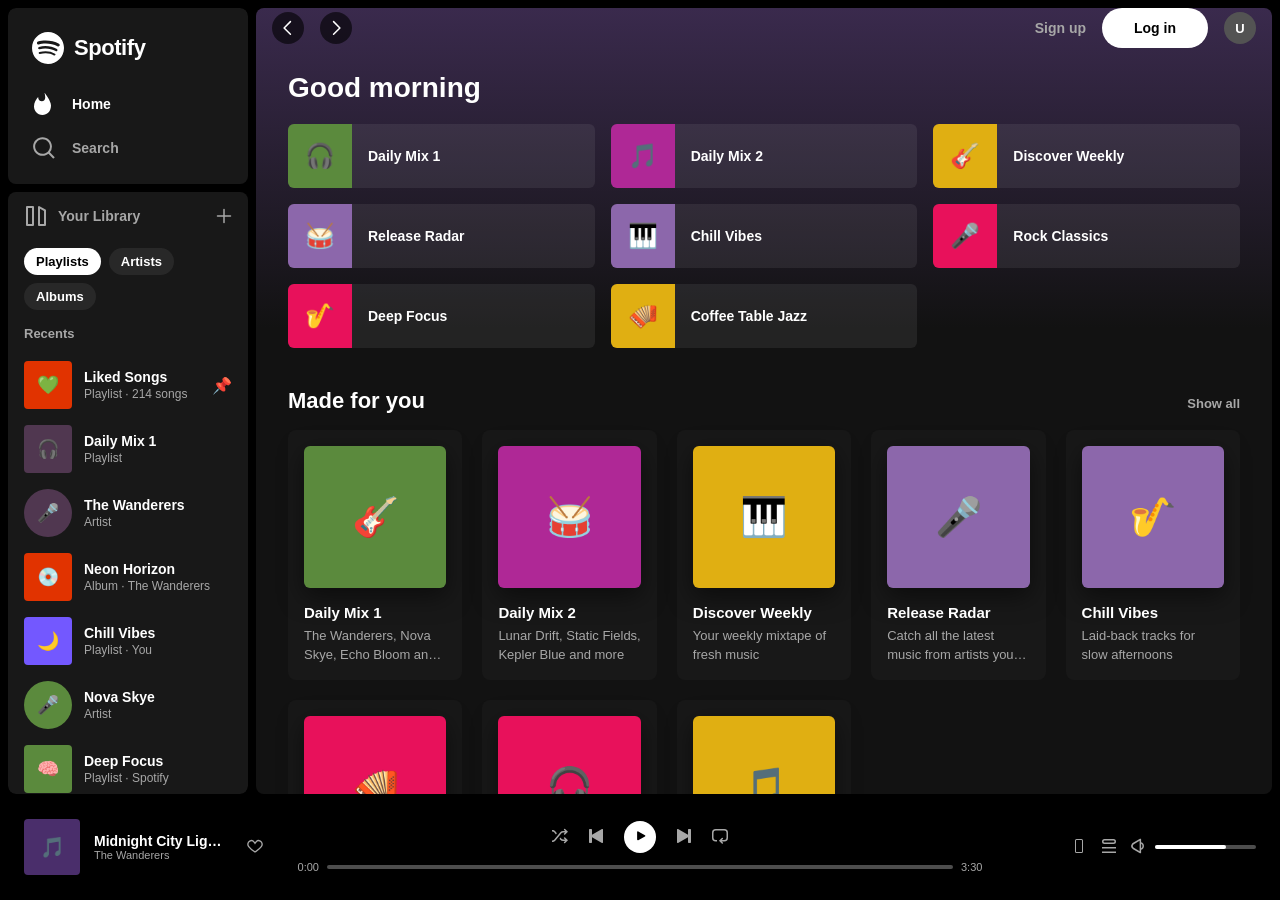
<file: index.html>
<!DOCTYPE html>
<html lang="en">
<head>
<meta charset="UTF-8">
<meta name="viewport" content="width=device-width, initial-scale=1.0">
<title>Spotify Web Player Clone</title>
<link rel="stylesheet" href="styles.css">
</head>
<body>
<div class="app">

  <!-- SIDEBAR -->
  <div class="sidebar">
    <div class="sidebar-top">
      <div class="brand">
        <svg viewBox="0 0 24 24"><path d="M12 0C5.4 0 0 5.4 0 12s5.4 12 12 12 12-5.4 12-12S18.66 0 12 0zm5.521 17.34c-.24.359-.66.48-1.021.24-2.82-1.74-6.36-2.101-10.561-1.141-.418.122-.779-.179-.899-.539-.12-.421.18-.78.54-.9 4.56-1.021 8.52-.6 11.64 1.32.42.18.479.659.301 1.02zm1.44-3.3c-.301.42-.841.6-1.262.3-3.239-1.98-8.159-2.58-11.939-1.38-.479.12-1.02-.12-1.14-.6-.12-.48.12-1.021.6-1.141C9.6 9.9 15 10.561 18.72 12.84c.361.181.54.78.241 1.2zm.12-3.36C15.24 8.4 8.82 8.16 5.16 9.301c-.6.179-1.2-.181-1.38-.721-.18-.6.18-1.2.72-1.381 4.26-1.26 11.28-1.02 15.721 1.621.539.3.719 1.02.42 1.56-.301.421-1.021.599-1.561.3z"/></svg>
        Spotify
      </div>
      <ul class="nav-list">
        <li><a class="nav-item" data-page="index.html" href="index.html">
          <svg viewBox="0 0 24 24"><path d="M12.5.67s.74 2.65.74 4.8c0 2.06-1.35 3.73-3.41 3.73-2.07 0-3.63-1.67-3.63-3.73l.03-.36C3.94 7.5 2 10.71 2 14.5 2 19.19 5.8 23 10.5 23c4.42 0 8.5-3.53 8.5-9.5C19 8.5 12.5.67 12.5.67z"/></svg>
          Home
        </a></li>
        <li><a class="nav-item" data-page="search.html" href="search.html">
          <svg viewBox="0 0 24 24"><path d="M10.533 1.279c-5.18 0-9.407 4.14-9.407 9.279s4.226 9.279 9.407 9.279c2.234 0 4.29-.77 5.907-2.058l4.353 4.353a1 1 0 0 0 1.414-1.414l-4.344-4.344a9.157 9.157 0 0 0 2.077-5.816c0-5.14-4.226-9.28-9.407-9.28zm-7.407 9.279c0-4.006 3.302-7.279 7.407-7.279 4.105 0 7.407 3.273 7.407 7.279s-3.302 7.279-7.407 7.279c-4.105 0-7.407-3.273-7.407-7.279z"/></svg>
          Search
        </a></li>
      </ul>
    </div>

    <div class="sidebar-library">
      <div class="library-header">
        <div class="library-title" id="libraryToggle">
          <svg viewBox="0 0 24 24"><path d="M14.5 2.134a1 1 0 0 1 1 0l6 3.464a1 1 0 0 1 .5.866V21a1 1 0 0 1-1 1h-6a1 1 0 0 1-1-1V3a1 1 0 0 1 .5-.866zM16 4.732V20h4V7.041l-4-2.309zM3 22a1 1 0 0 1-1-1V3a1 1 0 0 1 1-1h6a1 1 0 0 1 1 1v18a1 1 0 0 1-1 1H3zm1-2h4V4H4v16z"/></svg>
          Your Library
        </div>
        <div style="display:flex; gap:4px;">
          <button class="icon-btn" title="Create playlist">
            <svg viewBox="0 0 16 16"><path d="M15.25 8a.75.75 0 0 1-.75.75H8.75v5.75a.75.75 0 0 1-1.5 0V8.75H1.5a.75.75 0 0 1 0-1.5h5.75V1.5a.75.75 0 0 1 1.5 0v5.75h5.75a.75.75 0 0 1 .75.75z"/></svg>
          </button>
        </div>
      </div>
      <div class="library-filters">
        <div class="chip active">Playlists</div>
        <div class="chip">Artists</div>
        <div class="chip">Albums</div>
      </div>
      <div class="library-search-row">
        <span>Recents</span>
      </div>
      <div class="library-list" id="libraryList"></div>
    </div>
  </div>

  <!-- MAIN -->
  <div class="main" id="mainPanel">
    <div class="topbar">
      <div class="nav-arrows">
        <button><svg viewBox="0 0 24 24"><path d="M15.957 2.793a1 1 0 0 0-1.414 0L6.086 11.25a1 1 0 0 0 0 1.414l8.457 8.457a1 1 0 0 0 1.414-1.414L8.207 12l7.75-7.793a1 1 0 0 0 0-1.414z"/></svg></button>
        <button><svg viewBox="0 0 24 24"><path d="M8.043 2.793a1 1 0 0 1 1.414 0l8.457 8.457a1 1 0 0 1 0 1.414l-8.457 8.457a1 1 0 0 1-1.414-1.414L15.793 12 8.043 4.207a1 1 0 0 1 0-1.414z"/></svg></button>
      </div>
      <div class="top-actions">
        <a class="btn-signup" href="#">Sign up</a>
        <a class="btn-login" href="#">Log in</a>
        <div class="avatar-btn">U</div>
      </div>
    </div>

    <div class="content">
      <h1 class="greeting" id="greeting">Good afternoon</h1>

      <div class="quick-grid" id="quickGrid"></div>

      <div class="section">
        <div class="section-header">
          <div class="section-title">Made for you</div>
          <div class="show-all">Show all</div>
        </div>
        <div class="card-row" id="madeForYou"></div>
      </div>

      <div class="section">
        <div class="section-header">
          <div class="section-title">Popular albums</div>
          <div class="show-all">Show all</div>
        </div>
        <div class="card-row" id="popularAlbums"></div>
      </div>

      <div class="section">
        <div class="section-header">
          <div class="section-title">Your top artists</div>
          <div class="show-all">Show all</div>
        </div>
        <div class="card-row" id="topArtists"></div>
      </div>
    </div>
  </div>

  <!-- NOW PLAYING BAR -->
  <div class="nowbar">
    <div class="np-left">
      <div class="np-art" id="npArt" style="background:#4a2e6b;">🎵</div>
      <div class="np-meta">
        <div class="np-title" id="npTitle">Midnight City Lights</div>
        <div class="np-artist" id="npArtist">The Wanderers</div>
      </div>
      <button class="like-btn" id="likeBtn" title="Save to Your Library">
        <svg viewBox="0 0 24 24"><path d="M12 21s-6.716-4.35-9.428-8.06C.36 9.99 1.09 6.2 4.11 4.6c2.34-1.24 5.09-.5 6.5 1.55.31.44.66.96 1.39 1.9.73-.94 1.08-1.46 1.39-1.9 1.41-2.05 4.16-2.79 6.5-1.55 3.02 1.6 3.75 5.39 1.54 8.34C18.716 16.65 12 21 12 21z"/></svg>
      </button>
    </div>

    <div class="np-center">
      <div class="np-controls">
        <button class="ctrl-btn" title="Shuffle">
          <svg viewBox="0 0 16 16"><path d="M13.151.922a.75.75 0 1 0-1.06 1.06L13.109 3H11.16a3.75 3.75 0 0 0-2.873 1.34l-6.173 7.356A2.25 2.25 0 0 1 .39 12.5H0V14h.391a3.75 3.75 0 0 0 2.873-1.34l6.173-7.356a2.25 2.25 0 0 1 1.724-.804h1.947l-1.017 1.018a.75.75 0 0 0 1.06 1.06L15.98 3.75 13.151.922zM.391 3.5H0V2h.391c1.109 0 2.16.49 2.873 1.34L4.89 5.277l-.979 1.167-1.796-2.14A2.25 2.25 0 0 0 .391 3.5z"/><path d="m7.5 10.723.98-1.167.957 1.14a2.25 2.25 0 0 0 1.724.804h1.947l-1.017-1.018a.75.75 0 1 1 1.06-1.06l2.829 2.828-2.829 2.828a.75.75 0 1 1-1.06-1.06L13.109 13H11.16a3.75 3.75 0 0 1-2.873-1.34l-.787-.938z"/></svg>
        </button>
        <button class="ctrl-btn" title="Previous">
          <svg viewBox="0 0 16 16"><path d="M3.3 1a.7.7 0 0 1 .7.7v5.15l9.95-5.744a.7.7 0 0 1 1.05.606v12.575a.7.7 0 0 1-1.05.607L4 9.149V14.3a.7.7 0 0 1-.7.7H1.7a.7.7 0 0 1-.7-.7V1.7a.7.7 0 0 1 .7-.7h1.6z"/></svg>
        </button>
        <button class="play-pause" id="playPauseBtn" title="Play">
          <svg id="playIcon" viewBox="0 0 24 24"><path d="M7.05 3.606c0-.995 1.083-1.609 1.933-1.101l11.54 6.394c.868.516.868 1.72 0 2.236L8.983 17.529c-.85.508-1.933-.106-1.933-1.101V3.606z"/></svg>
          <svg id="pauseIcon" viewBox="0 0 24 24" style="display:none;"><path d="M5.7 3a.7.7 0 0 0-.7.7v16.6a.7.7 0 0 0 .7.7h2.6a.7.7 0 0 0 .7-.7V3.7a.7.7 0 0 0-.7-.7H5.7zm10 0a.7.7 0 0 0-.7.7v16.6a.7.7 0 0 0 .7.7h2.6a.7.7 0 0 0 .7-.7V3.7a.7.7 0 0 0-.7-.7h-2.6z"/></svg>
        </button>
        <button class="ctrl-btn" title="Next">
          <svg viewBox="0 0 16 16"><path d="M12.7 1a.7.7 0 0 0-.7.7v5.15L2.05 1.107A.7.7 0 0 0 1 1.712v12.575a.7.7 0 0 0 1.05.607L12 9.149V14.3a.7.7 0 0 0 .7.7h1.6a.7.7 0 0 0 .7-.7V1.7a.7.7 0 0 0-.7-.7h-1.6z"/></svg>
        </button>
        <button class="ctrl-btn" title="Repeat">
          <svg viewBox="0 0 16 16"><path d="M0 4.75A3.75 3.75 0 0 1 3.75 1h8.5A3.75 3.75 0 0 1 16 4.75v5a3.75 3.75 0 0 1-3.75 3.75H9.81l1.018 1.018a.75.75 0 1 1-1.06 1.06L6.939 12.75l2.829-2.828a.75.75 0 1 1 1.06 1.06L9.81 12h2.44a2.25 2.25 0 0 0 2.25-2.25v-5a2.25 2.25 0 0 0-2.25-2.25h-8.5A2.25 2.25 0 0 0 1.5 4.75v5A2.25 2.25 0 0 0 3.75 12H5v1.5H3.75A3.75 3.75 0 0 1 0 9.75v-5z"/></svg>
        </button>
      </div>
      <div class="np-progress">
        <span class="time left" id="curTime">1:04</span>
        <div class="bar-track" id="seekTrack">
          <div class="bar-fill" id="seekFill"></div>
          <div class="bar-thumb" id="seekThumb"></div>
        </div>
        <span class="time right" id="totalTime">4:47</span>
      </div>
    </div>

    <div class="np-right">
      <button class="ctrl-btn" title="Now playing view">
        <svg viewBox="0 0 16 16"><path d="M4 2.5a1.5 1.5 0 0 1 1.5-1.5h5A1.5 1.5 0 0 1 12 2.5v11a1.5 1.5 0 0 1-1.5 1.5h-5A1.5 1.5 0 0 1 4 13.5v-11zM5.5 2a.5.5 0 0 0-.5.5v11a.5.5 0 0 0 .5.5h5a.5.5 0 0 0 .5-.5v-11a.5.5 0 0 0-.5-.5h-5z"/></svg>
      </button>
      <button class="ctrl-btn" title="Queue">
        <svg viewBox="0 0 16 16"><path d="M15 15H1v-1.5h14V15zm0-4.5H1V9h14v1.5zm-14-7A2.5 2.5 0 0 1 3.5 1h9a2.5 2.5 0 0 1 0 5h-9A2.5 2.5 0 0 1 1 3.5zm2.5-1a1 1 0 0 0 0 2h9a1 1 0 1 0 0-2h-9z"/></svg>
      </button>
      <div class="volume-group">
        <button class="ctrl-btn" id="muteBtn" title="Mute">
          <svg viewBox="0 0 16 16"><path d="M9.741.85a.75.75 0 0 1 .375.65v13a.75.75 0 0 1-1.125.65l-6.925-4a3.642 3.642 0 0 1-1.33-4.967 3.639 3.639 0 0 1 1.33-1.332l6.925-4a.75.75 0 0 1 .75 0zm-6.924 5.3a2.139 2.139 0 0 0 0 3.7l5.8 3.35V2.8l-5.8 3.35zm8.683 1.85a2.75 2.75 0 0 0-1.235-2.298.75.75 0 1 1 .827-1.252A4.25 4.25 0 0 1 13 8a4.25 4.25 0 0 1-1.908 3.55.75.75 0 1 1-.827-1.252A2.75 2.75 0 0 0 11.5 8z"/></svg>
        </button>
        <div class="vol-track" id="volTrack">
          <div class="vol-fill" id="volFill"></div>
          <div class="vol-thumb" id="volThumb"></div>
        </div>
      </div>
    </div>
  </div>

</div>

<script src="common.js"></script>
<script src="home.js"></script>
</body>
</html>
</file>
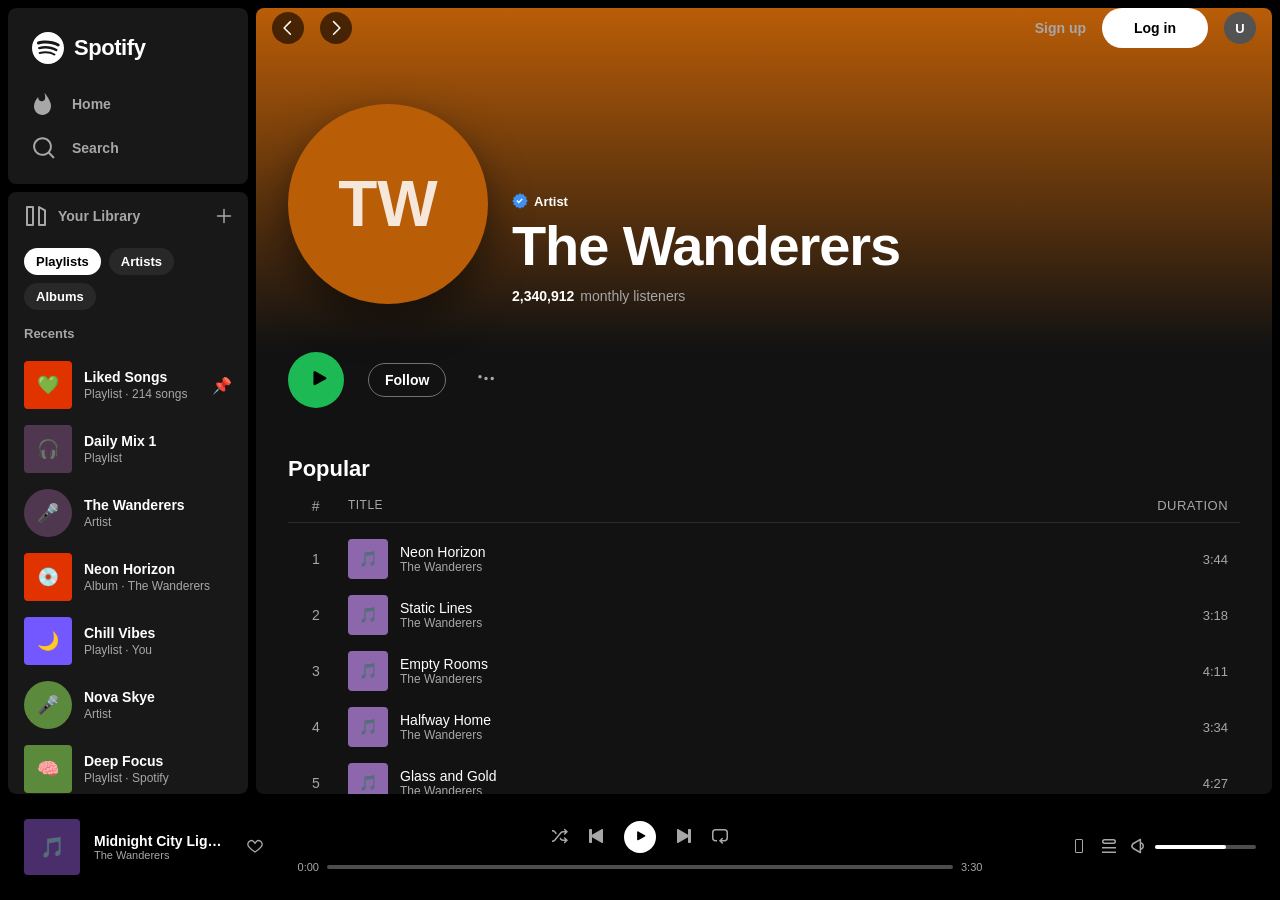
<file: artist.html>
<!DOCTYPE html>
<html lang="en">
<head>
<meta charset="UTF-8">
<meta name="viewport" content="width=device-width, initial-scale=1.0">
<title>Artist - Spotify Web Player Clone</title>
<link rel="stylesheet" href="styles.css">
</head>
<body>
<div class="app">

  <!-- SIDEBAR -->
  <div class="sidebar">
    <div class="sidebar-top">
      <div class="brand">
        <svg viewBox="0 0 24 24"><path d="M12 0C5.4 0 0 5.4 0 12s5.4 12 12 12 12-5.4 12-12S18.66 0 12 0zm5.521 17.34c-.24.359-.66.48-1.021.24-2.82-1.74-6.36-2.101-10.561-1.141-.418.122-.779-.179-.899-.539-.12-.421.18-.78.54-.9 4.56-1.021 8.52-.6 11.64 1.32.42.18.479.659.301 1.02zm1.44-3.3c-.301.42-.841.6-1.262.3-3.239-1.98-8.159-2.58-11.939-1.38-.479.12-1.02-.12-1.14-.6-.12-.48.12-1.021.6-1.141C9.6 9.9 15 10.561 18.72 12.84c.361.181.54.78.241 1.2zm.12-3.36C15.24 8.4 8.82 8.16 5.16 9.301c-.6.179-1.2-.181-1.38-.721-.18-.6.18-1.2.72-1.381 4.26-1.26 11.28-1.02 15.721 1.621.539.3.719 1.02.42 1.56-.301.421-1.021.599-1.561.3z"/></svg>
        Spotify
      </div>
      <ul class="nav-list">
        <li><a class="nav-item" data-page="index.html" href="index.html">
          <svg viewBox="0 0 24 24"><path d="M12.5.67s.74 2.65.74 4.8c0 2.06-1.35 3.73-3.41 3.73-2.07 0-3.63-1.67-3.63-3.73l.03-.36C3.94 7.5 2 10.71 2 14.5 2 19.19 5.8 23 10.5 23c4.42 0 8.5-3.53 8.5-9.5C19 8.5 12.5.67 12.5.67z"/></svg>
          Home
        </a></li>
        <li><a class="nav-item" data-page="search.html" href="search.html">
          <svg viewBox="0 0 24 24"><path d="M10.533 1.279c-5.18 0-9.407 4.14-9.407 9.279s4.226 9.279 9.407 9.279c2.234 0 4.29-.77 5.907-2.058l4.353 4.353a1 1 0 0 0 1.414-1.414l-4.344-4.344a9.157 9.157 0 0 0 2.077-5.816c0-5.14-4.226-9.28-9.407-9.28zm-7.407 9.279c0-4.006 3.302-7.279 7.407-7.279 4.105 0 7.407 3.273 7.407 7.279s-3.302 7.279-7.407 7.279c-4.105 0-7.407-3.273-7.407-7.279z"/></svg>
          Search
        </a></li>
      </ul>
    </div>

    <div class="sidebar-library">
      <div class="library-header">
        <div class="library-title" id="libraryToggle">
          <svg viewBox="0 0 24 24"><path d="M14.5 2.134a1 1 0 0 1 1 0l6 3.464a1 1 0 0 1 .5.866V21a1 1 0 0 1-1 1h-6a1 1 0 0 1-1-1V3a1 1 0 0 1 .5-.866zM16 4.732V20h4V7.041l-4-2.309zM3 22a1 1 0 0 1-1-1V3a1 1 0 0 1 1-1h6a1 1 0 0 1 1 1v18a1 1 0 0 1-1 1H3zm1-2h4V4H4v16z"/></svg>
          Your Library
        </div>
        <div style="display:flex; gap:4px;">
          <button class="icon-btn" title="Create playlist">
            <svg viewBox="0 0 16 16"><path d="M15.25 8a.75.75 0 0 1-.75.75H8.75v5.75a.75.75 0 0 1-1.5 0V8.75H1.5a.75.75 0 0 1 0-1.5h5.75V1.5a.75.75 0 0 1 1.5 0v5.75h5.75a.75.75 0 0 1 .75.75z"/></svg>
          </button>
        </div>
      </div>
      <div class="library-filters">
        <div class="chip active">Playlists</div>
        <div class="chip">Artists</div>
        <div class="chip">Albums</div>
      </div>
      <div class="library-search-row">
        <span>Recents</span>
      </div>
      <div class="library-list" id="libraryList"></div>
    </div>
  </div>

  <!-- MAIN -->
  <div class="main" id="mainPanel">
    <div class="topbar">
      <div class="nav-arrows">
        <button onclick="history.back()"><svg viewBox="0 0 24 24"><path d="M15.957 2.793a1 1 0 0 0-1.414 0L6.086 11.25a1 1 0 0 0 0 1.414l8.457 8.457a1 1 0 0 0 1.414-1.414L8.207 12l7.75-7.793a1 1 0 0 0 0-1.414z"/></svg></button>
        <button onclick="history.forward()"><svg viewBox="0 0 24 24"><path d="M8.043 2.793a1 1 0 0 1 1.414 0l8.457 8.457a1 1 0 0 1 0 1.414l-8.457 8.457a1 1 0 0 1-1.414-1.414L15.793 12 8.043 4.207a1 1 0 0 1 0-1.414z"/></svg></button>
      </div>
      <div class="top-actions">
        <a class="btn-signup" href="#">Sign up</a>
        <a class="btn-login" href="#">Log in</a>
        <div class="avatar-btn">U</div>
      </div>
    </div>

    <div class="detail-hero" id="heroSection">
      <div class="hero-art round" id="heroArt"></div>
      <div class="hero-info">
        <div class="hero-kind">
          <svg class="verified-badge" viewBox="0 0 24 24"><path fill="#3d91f4" d="M12 0l2.39 2.39 3.3-.6.98 3.21 3.21.98-.6 3.3L23.68 12l-2.39 2.39.6 3.3-3.21.98-.98 3.21-3.3-.6L12 23.68l-2.39-2.39-3.3.6-.98-3.21-3.21-.98.6-3.3L0.32 12l2.39-2.39-.6-3.3 3.21-.98.98-3.21 3.3.6L12 0z"/><path fill="#fff" d="M10.09 15.59L6.5 12l1.41-1.41 2.18 2.17 4.5-4.5L16 9.67l-5.91 5.92z"/></svg>
          Artist
        </div>
        <h1 class="hero-title" id="heroTitle">Artist Name</h1>
        <div class="hero-meta"><b id="heroListeners">0</b> monthly listeners</div>
      </div>
    </div>

    <div class="detail-actions">
      <button class="big-play" id="bigPlay">
        <svg viewBox="0 0 24 24"><path d="M7.05 3.606c0-.995 1.083-1.609 1.933-1.101l11.54 6.394c.868.516.868 1.72 0 2.236L8.983 17.529c-.85.508-1.933-.106-1.933-1.101V3.606z"/></svg>
      </button>
      <button class="follow-btn" id="followBtn">Follow</button>
      <button class="icon-btn" title="More">
        <svg viewBox="0 0 16 16"><path d="M3.75 6.5A1.75 1.75 0 1 0 2 8.25 1.75 1.75 0 0 0 3.75 6.5zM8 6.5a1.75 1.75 0 1 0 1.75 1.75A1.75 1.75 0 0 0 8 6.5zm6.25 0A1.75 1.75 0 1 0 16 8.25 1.75 1.75 0 0 0 14.25 6.5z" transform="translate(0,-1.75)"/></svg>
      </button>
    </div>

    <div class="content">
      <div class="section-header"><div class="section-title">Popular</div></div>
      <div class="track-header">
        <div class="track-index">#</div>
        <div>Title</div>
        <div class="track-duration">Duration</div>
      </div>
      <div class="track-table" id="popularTracks"></div>

      <div class="artist-bio">
        <h3>About</h3>
        <p id="bioText"></p>
      </div>

      <div class="section">
        <div class="section-header"><div class="section-title">Discography</div></div>
        <div class="card-row" id="discography"></div>
      </div>

      <div class="section">
        <div class="section-header"><div class="section-title">Fans also like</div></div>
        <div class="card-row" id="similarArtists"></div>
      </div>
    </div>
  </div>

  <!-- NOW PLAYING BAR -->
  <div class="nowbar">
    <div class="np-left">
      <div class="np-art" id="npArt" style="background:#4a2e6b;">🎵</div>
      <div class="np-meta">
        <div class="np-title" id="npTitle">Midnight City Lights</div>
        <div class="np-artist" id="npArtist">The Wanderers</div>
      </div>
      <button class="like-btn" id="likeBtn" title="Save to Your Library">
        <svg viewBox="0 0 24 24"><path d="M12 21s-6.716-4.35-9.428-8.06C.36 9.99 1.09 6.2 4.11 4.6c2.34-1.24 5.09-.5 6.5 1.55.31.44.66.96 1.39 1.9.73-.94 1.08-1.46 1.39-1.9 1.41-2.05 4.16-2.79 6.5-1.55 3.02 1.6 3.75 5.39 1.54 8.34C18.716 16.65 12 21 12 21z"/></svg>
      </button>
    </div>

    <div class="np-center">
      <div class="np-controls">
        <button class="ctrl-btn" title="Shuffle">
          <svg viewBox="0 0 16 16"><path d="M13.151.922a.75.75 0 1 0-1.06 1.06L13.109 3H11.16a3.75 3.75 0 0 0-2.873 1.34l-6.173 7.356A2.25 2.25 0 0 1 .39 12.5H0V14h.391a3.75 3.75 0 0 0 2.873-1.34l6.173-7.356a2.25 2.25 0 0 1 1.724-.804h1.947l-1.017 1.018a.75.75 0 0 0 1.06 1.06L15.98 3.75 13.151.922zM.391 3.5H0V2h.391c1.109 0 2.16.49 2.873 1.34L4.89 5.277l-.979 1.167-1.796-2.14A2.25 2.25 0 0 0 .391 3.5z"/><path d="m7.5 10.723.98-1.167.957 1.14a2.25 2.25 0 0 0 1.724.804h1.947l-1.017-1.018a.75.75 0 1 1 1.06-1.06l2.829 2.828-2.829 2.828a.75.75 0 1 1-1.06-1.06L13.109 13H11.16a3.75 3.75 0 0 1-2.873-1.34l-.787-.938z"/></svg>
        </button>
        <button class="ctrl-btn" title="Previous">
          <svg viewBox="0 0 16 16"><path d="M3.3 1a.7.7 0 0 1 .7.7v5.15l9.95-5.744a.7.7 0 0 1 1.05.606v12.575a.7.7 0 0 1-1.05.607L4 9.149V14.3a.7.7 0 0 1-.7.7H1.7a.7.7 0 0 1-.7-.7V1.7a.7.7 0 0 1 .7-.7h1.6z"/></svg>
        </button>
        <button class="play-pause" id="playPauseBtn" title="Play">
          <svg id="playIcon" viewBox="0 0 24 24"><path d="M7.05 3.606c0-.995 1.083-1.609 1.933-1.101l11.54 6.394c.868.516.868 1.72 0 2.236L8.983 17.529c-.85.508-1.933-.106-1.933-1.101V3.606z"/></svg>
          <svg id="pauseIcon" viewBox="0 0 24 24" style="display:none;"><path d="M5.7 3a.7.7 0 0 0-.7.7v16.6a.7.7 0 0 0 .7.7h2.6a.7.7 0 0 0 .7-.7V3.7a.7.7 0 0 0-.7-.7H5.7zm10 0a.7.7 0 0 0-.7.7v16.6a.7.7 0 0 0 .7.7h2.6a.7.7 0 0 0 .7-.7V3.7a.7.7 0 0 0-.7-.7h-2.6z"/></svg>
        </button>
        <button class="ctrl-btn" title="Next">
          <svg viewBox="0 0 16 16"><path d="M12.7 1a.7.7 0 0 0-.7.7v5.15L2.05 1.107A.7.7 0 0 0 1 1.712v12.575a.7.7 0 0 0 1.05.607L12 9.149V14.3a.7.7 0 0 0 .7.7h1.6a.7.7 0 0 0 .7-.7V1.7a.7.7 0 0 0-.7-.7h-1.6z"/></svg>
        </button>
        <button class="ctrl-btn" title="Repeat">
          <svg viewBox="0 0 16 16"><path d="M0 4.75A3.75 3.75 0 0 1 3.75 1h8.5A3.75 3.75 0 0 1 16 4.75v5a3.75 3.75 0 0 1-3.75 3.75H9.81l1.018 1.018a.75.75 0 1 1-1.06 1.06L6.939 12.75l2.829-2.828a.75.75 0 1 1 1.06 1.06L9.81 12h2.44a2.25 2.25 0 0 0 2.25-2.25v-5a2.25 2.25 0 0 0-2.25-2.25h-8.5A2.25 2.25 0 0 0 1.5 4.75v5A2.25 2.25 0 0 0 3.75 12H5v1.5H3.75A3.75 3.75 0 0 1 0 9.75v-5z"/></svg>
        </button>
      </div>
      <div class="np-progress">
        <span class="time left" id="curTime">1:04</span>
        <div class="bar-track" id="seekTrack">
          <div class="bar-fill" id="seekFill"></div>
          <div class="bar-thumb" id="seekThumb"></div>
        </div>
        <span class="time right" id="totalTime">4:47</span>
      </div>
    </div>

    <div class="np-right">
      <button class="ctrl-btn" title="Now playing view">
        <svg viewBox="0 0 16 16"><path d="M4 2.5a1.5 1.5 0 0 1 1.5-1.5h5A1.5 1.5 0 0 1 12 2.5v11a1.5 1.5 0 0 1-1.5 1.5h-5A1.5 1.5 0 0 1 4 13.5v-11zM5.5 2a.5.5 0 0 0-.5.5v11a.5.5 0 0 0 .5.5h5a.5.5 0 0 0 .5-.5v-11a.5.5 0 0 0-.5-.5h-5z"/></svg>
      </button>
      <button class="ctrl-btn" title="Queue">
        <svg viewBox="0 0 16 16"><path d="M15 15H1v-1.5h14V15zm0-4.5H1V9h14v1.5zm-14-7A2.5 2.5 0 0 1 3.5 1h9a2.5 2.5 0 0 1 0 5h-9A2.5 2.5 0 0 1 1 3.5zm2.5-1a1 1 0 0 0 0 2h9a1 1 0 1 0 0-2h-9z"/></svg>
      </button>
      <div class="volume-group">
        <button class="ctrl-btn" id="muteBtn" title="Mute">
          <svg viewBox="0 0 16 16"><path d="M9.741.85a.75.75 0 0 1 .375.65v13a.75.75 0 0 1-1.125.65l-6.925-4a3.642 3.642 0 0 1-1.33-4.967 3.639 3.639 0 0 1 1.33-1.332l6.925-4a.75.75 0 0 1 .75 0zm-6.924 5.3a2.139 2.139 0 0 0 0 3.7l5.8 3.35V2.8l-5.8 3.35zm8.683 1.85a2.75 2.75 0 0 0-1.235-2.298.75.75 0 1 1 .827-1.252A4.25 4.25 0 0 1 13 8a4.25 4.25 0 0 1-1.908 3.55.75.75 0 1 1-.827-1.252A2.75 2.75 0 0 0 11.5 8z"/></svg>
        </button>
        <div class="vol-track" id="volTrack">
          <div class="vol-fill" id="volFill"></div>
          <div class="vol-thumb" id="volThumb"></div>
        </div>
      </div>
    </div>
  </div>

</div>

<script src="common.js"></script>
<script src="artist.js"></script>
</body>
</html>
</file>
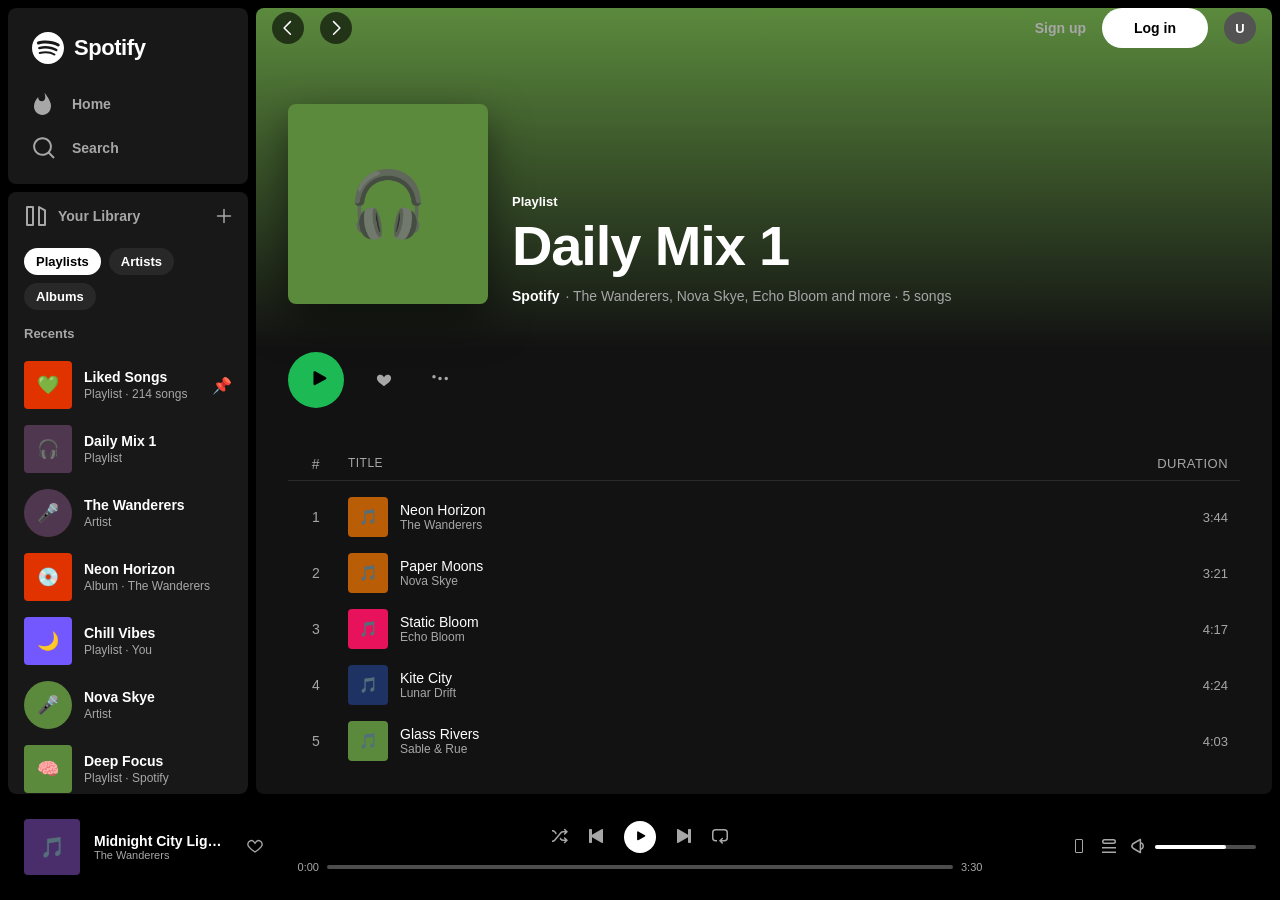
<file: playlist.html>
<!DOCTYPE html>
<html lang="en">
<head>
<meta charset="UTF-8">
<meta name="viewport" content="width=device-width, initial-scale=1.0">
<title>Playlist - Spotify Web Player Clone</title>
<link rel="stylesheet" href="styles.css">
</head>
<body>
<div class="app">

  <!-- SIDEBAR -->
  <div class="sidebar">
    <div class="sidebar-top">
      <div class="brand">
        <svg viewBox="0 0 24 24"><path d="M12 0C5.4 0 0 5.4 0 12s5.4 12 12 12 12-5.4 12-12S18.66 0 12 0zm5.521 17.34c-.24.359-.66.48-1.021.24-2.82-1.74-6.36-2.101-10.561-1.141-.418.122-.779-.179-.899-.539-.12-.421.18-.78.54-.9 4.56-1.021 8.52-.6 11.64 1.32.42.18.479.659.301 1.02zm1.44-3.3c-.301.42-.841.6-1.262.3-3.239-1.98-8.159-2.58-11.939-1.38-.479.12-1.02-.12-1.14-.6-.12-.48.12-1.021.6-1.141C9.6 9.9 15 10.561 18.72 12.84c.361.181.54.78.241 1.2zm.12-3.36C15.24 8.4 8.82 8.16 5.16 9.301c-.6.179-1.2-.181-1.38-.721-.18-.6.18-1.2.72-1.381 4.26-1.26 11.28-1.02 15.721 1.621.539.3.719 1.02.42 1.56-.301.421-1.021.599-1.561.3z"/></svg>
        Spotify
      </div>
      <ul class="nav-list">
        <li><a class="nav-item" data-page="index.html" href="index.html">
          <svg viewBox="0 0 24 24"><path d="M12.5.67s.74 2.65.74 4.8c0 2.06-1.35 3.73-3.41 3.73-2.07 0-3.63-1.67-3.63-3.73l.03-.36C3.94 7.5 2 10.71 2 14.5 2 19.19 5.8 23 10.5 23c4.42 0 8.5-3.53 8.5-9.5C19 8.5 12.5.67 12.5.67z"/></svg>
          Home
        </a></li>
        <li><a class="nav-item" data-page="search.html" href="search.html">
          <svg viewBox="0 0 24 24"><path d="M10.533 1.279c-5.18 0-9.407 4.14-9.407 9.279s4.226 9.279 9.407 9.279c2.234 0 4.29-.77 5.907-2.058l4.353 4.353a1 1 0 0 0 1.414-1.414l-4.344-4.344a9.157 9.157 0 0 0 2.077-5.816c0-5.14-4.226-9.28-9.407-9.28zm-7.407 9.279c0-4.006 3.302-7.279 7.407-7.279 4.105 0 7.407 3.273 7.407 7.279s-3.302 7.279-7.407 7.279c-4.105 0-7.407-3.273-7.407-7.279z"/></svg>
          Search
        </a></li>
      </ul>
    </div>

    <div class="sidebar-library">
      <div class="library-header">
        <div class="library-title" id="libraryToggle">
          <svg viewBox="0 0 24 24"><path d="M14.5 2.134a1 1 0 0 1 1 0l6 3.464a1 1 0 0 1 .5.866V21a1 1 0 0 1-1 1h-6a1 1 0 0 1-1-1V3a1 1 0 0 1 .5-.866zM16 4.732V20h4V7.041l-4-2.309zM3 22a1 1 0 0 1-1-1V3a1 1 0 0 1 1-1h6a1 1 0 0 1 1 1v18a1 1 0 0 1-1 1H3zm1-2h4V4H4v16z"/></svg>
          Your Library
        </div>
        <div style="display:flex; gap:4px;">
          <button class="icon-btn" title="Create playlist">
            <svg viewBox="0 0 16 16"><path d="M15.25 8a.75.75 0 0 1-.75.75H8.75v5.75a.75.75 0 0 1-1.5 0V8.75H1.5a.75.75 0 0 1 0-1.5h5.75V1.5a.75.75 0 0 1 1.5 0v5.75h5.75a.75.75 0 0 1 .75.75z"/></svg>
          </button>
        </div>
      </div>
      <div class="library-filters">
        <div class="chip active">Playlists</div>
        <div class="chip">Artists</div>
        <div class="chip">Albums</div>
      </div>
      <div class="library-search-row">
        <span>Recents</span>
      </div>
      <div class="library-list" id="libraryList"></div>
    </div>
  </div>

  <!-- MAIN -->
  <div class="main" id="mainPanel">
    <div class="topbar">
      <div class="nav-arrows">
        <button onclick="history.back()"><svg viewBox="0 0 24 24"><path d="M15.957 2.793a1 1 0 0 0-1.414 0L6.086 11.25a1 1 0 0 0 0 1.414l8.457 8.457a1 1 0 0 0 1.414-1.414L8.207 12l7.75-7.793a1 1 0 0 0 0-1.414z"/></svg></button>
        <button onclick="history.forward()"><svg viewBox="0 0 24 24"><path d="M8.043 2.793a1 1 0 0 1 1.414 0l8.457 8.457a1 1 0 0 1 0 1.414l-8.457 8.457a1 1 0 0 1-1.414-1.414L15.793 12 8.043 4.207a1 1 0 0 1 0-1.414z"/></svg></button>
      </div>
      <div class="top-actions">
        <a class="btn-signup" href="#">Sign up</a>
        <a class="btn-login" href="#">Log in</a>
        <div class="avatar-btn">U</div>
      </div>
    </div>

    <div class="detail-hero" id="heroSection">
      <div class="hero-art" id="heroArt"></div>
      <div class="hero-info">
        <div class="hero-kind" id="heroKind">Playlist</div>
        <h1 class="hero-title" id="heroTitle">Playlist Title</h1>
        <div class="hero-meta" id="heroMeta"></div>
      </div>
    </div>

    <div class="detail-actions">
      <button class="big-play" id="bigPlay">
        <svg viewBox="0 0 24 24"><path d="M7.05 3.606c0-.995 1.083-1.609 1.933-1.101l11.54 6.394c.868.516.868 1.72 0 2.236L8.983 17.529c-.85.508-1.933-.106-1.933-1.101V3.606z"/></svg>
      </button>
      <button class="icon-btn" title="Save">
        <svg viewBox="0 0 24 24"><path d="M12 21s-6.716-4.35-9.428-8.06C.36 9.99 1.09 6.2 4.11 4.6c2.34-1.24 5.09-.5 6.5 1.55.31.44.66.96 1.39 1.9.73-.94 1.08-1.46 1.39-1.9 1.41-2.05 4.16-2.79 6.5-1.55 3.02 1.6 3.75 5.39 1.54 8.34C18.716 16.65 12 21 12 21z"/></svg>
      </button>
      <button class="icon-btn" title="More">
        <svg viewBox="0 0 16 16"><path d="M3.75 6.5A1.75 1.75 0 1 0 2 8.25 1.75 1.75 0 0 0 3.75 6.5zM8 6.5a1.75 1.75 0 1 0 1.75 1.75A1.75 1.75 0 0 0 8 6.5zm6.25 0A1.75 1.75 0 1 0 16 8.25 1.75 1.75 0 0 0 14.25 6.5z" transform="translate(0,-1.75)"/></svg>
      </button>
    </div>

    <div class="content">
      <div class="track-header">
        <div class="track-index">#</div>
        <div>Title</div>
        <div class="track-duration">Duration</div>
      </div>
      <div class="track-table" id="trackTable"></div>
    </div>
  </div>

  <!-- NOW PLAYING BAR -->
  <div class="nowbar">
    <div class="np-left">
      <div class="np-art" id="npArt" style="background:#4a2e6b;">🎵</div>
      <div class="np-meta">
        <div class="np-title" id="npTitle">Midnight City Lights</div>
        <div class="np-artist" id="npArtist">The Wanderers</div>
      </div>
      <button class="like-btn" id="likeBtn" title="Save to Your Library">
        <svg viewBox="0 0 24 24"><path d="M12 21s-6.716-4.35-9.428-8.06C.36 9.99 1.09 6.2 4.11 4.6c2.34-1.24 5.09-.5 6.5 1.55.31.44.66.96 1.39 1.9.73-.94 1.08-1.46 1.39-1.9 1.41-2.05 4.16-2.79 6.5-1.55 3.02 1.6 3.75 5.39 1.54 8.34C18.716 16.65 12 21 12 21z"/></svg>
      </button>
    </div>

    <div class="np-center">
      <div class="np-controls">
        <button class="ctrl-btn" title="Shuffle">
          <svg viewBox="0 0 16 16"><path d="M13.151.922a.75.75 0 1 0-1.06 1.06L13.109 3H11.16a3.75 3.75 0 0 0-2.873 1.34l-6.173 7.356A2.25 2.25 0 0 1 .39 12.5H0V14h.391a3.75 3.75 0 0 0 2.873-1.34l6.173-7.356a2.25 2.25 0 0 1 1.724-.804h1.947l-1.017 1.018a.75.75 0 0 0 1.06 1.06L15.98 3.75 13.151.922zM.391 3.5H0V2h.391c1.109 0 2.16.49 2.873 1.34L4.89 5.277l-.979 1.167-1.796-2.14A2.25 2.25 0 0 0 .391 3.5z"/><path d="m7.5 10.723.98-1.167.957 1.14a2.25 2.25 0 0 0 1.724.804h1.947l-1.017-1.018a.75.75 0 1 1 1.06-1.06l2.829 2.828-2.829 2.828a.75.75 0 1 1-1.06-1.06L13.109 13H11.16a3.75 3.75 0 0 1-2.873-1.34l-.787-.938z"/></svg>
        </button>
        <button class="ctrl-btn" title="Previous">
          <svg viewBox="0 0 16 16"><path d="M3.3 1a.7.7 0 0 1 .7.7v5.15l9.95-5.744a.7.7 0 0 1 1.05.606v12.575a.7.7 0 0 1-1.05.607L4 9.149V14.3a.7.7 0 0 1-.7.7H1.7a.7.7 0 0 1-.7-.7V1.7a.7.7 0 0 1 .7-.7h1.6z"/></svg>
        </button>
        <button class="play-pause" id="playPauseBtn" title="Play">
          <svg id="playIcon" viewBox="0 0 24 24"><path d="M7.05 3.606c0-.995 1.083-1.609 1.933-1.101l11.54 6.394c.868.516.868 1.72 0 2.236L8.983 17.529c-.85.508-1.933-.106-1.933-1.101V3.606z"/></svg>
          <svg id="pauseIcon" viewBox="0 0 24 24" style="display:none;"><path d="M5.7 3a.7.7 0 0 0-.7.7v16.6a.7.7 0 0 0 .7.7h2.6a.7.7 0 0 0 .7-.7V3.7a.7.7 0 0 0-.7-.7H5.7zm10 0a.7.7 0 0 0-.7.7v16.6a.7.7 0 0 0 .7.7h2.6a.7.7 0 0 0 .7-.7V3.7a.7.7 0 0 0-.7-.7h-2.6z"/></svg>
        </button>
        <button class="ctrl-btn" title="Next">
          <svg viewBox="0 0 16 16"><path d="M12.7 1a.7.7 0 0 0-.7.7v5.15L2.05 1.107A.7.7 0 0 0 1 1.712v12.575a.7.7 0 0 0 1.05.607L12 9.149V14.3a.7.7 0 0 0 .7.7h1.6a.7.7 0 0 0 .7-.7V1.7a.7.7 0 0 0-.7-.7h-1.6z"/></svg>
        </button>
        <button class="ctrl-btn" title="Repeat">
          <svg viewBox="0 0 16 16"><path d="M0 4.75A3.75 3.75 0 0 1 3.75 1h8.5A3.75 3.75 0 0 1 16 4.75v5a3.75 3.75 0 0 1-3.75 3.75H9.81l1.018 1.018a.75.75 0 1 1-1.06 1.06L6.939 12.75l2.829-2.828a.75.75 0 1 1 1.06 1.06L9.81 12h2.44a2.25 2.25 0 0 0 2.25-2.25v-5a2.25 2.25 0 0 0-2.25-2.25h-8.5A2.25 2.25 0 0 0 1.5 4.75v5A2.25 2.25 0 0 0 3.75 12H5v1.5H3.75A3.75 3.75 0 0 1 0 9.75v-5z"/></svg>
        </button>
      </div>
      <div class="np-progress">
        <span class="time left" id="curTime">1:04</span>
        <div class="bar-track" id="seekTrack">
          <div class="bar-fill" id="seekFill"></div>
          <div class="bar-thumb" id="seekThumb"></div>
        </div>
        <span class="time right" id="totalTime">4:47</span>
      </div>
    </div>

    <div class="np-right">
      <button class="ctrl-btn" title="Now playing view">
        <svg viewBox="0 0 16 16"><path d="M4 2.5a1.5 1.5 0 0 1 1.5-1.5h5A1.5 1.5 0 0 1 12 2.5v11a1.5 1.5 0 0 1-1.5 1.5h-5A1.5 1.5 0 0 1 4 13.5v-11zM5.5 2a.5.5 0 0 0-.5.5v11a.5.5 0 0 0 .5.5h5a.5.5 0 0 0 .5-.5v-11a.5.5 0 0 0-.5-.5h-5z"/></svg>
      </button>
      <button class="ctrl-btn" title="Queue">
        <svg viewBox="0 0 16 16"><path d="M15 15H1v-1.5h14V15zm0-4.5H1V9h14v1.5zm-14-7A2.5 2.5 0 0 1 3.5 1h9a2.5 2.5 0 0 1 0 5h-9A2.5 2.5 0 0 1 1 3.5zm2.5-1a1 1 0 0 0 0 2h9a1 1 0 1 0 0-2h-9z"/></svg>
      </button>
      <div class="volume-group">
        <button class="ctrl-btn" id="muteBtn" title="Mute">
          <svg viewBox="0 0 16 16"><path d="M9.741.85a.75.75 0 0 1 .375.65v13a.75.75 0 0 1-1.125.65l-6.925-4a3.642 3.642 0 0 1-1.33-4.967 3.639 3.639 0 0 1 1.33-1.332l6.925-4a.75.75 0 0 1 .75 0zm-6.924 5.3a2.139 2.139 0 0 0 0 3.7l5.8 3.35V2.8l-5.8 3.35zm8.683 1.85a2.75 2.75 0 0 0-1.235-2.298.75.75 0 1 1 .827-1.252A4.25 4.25 0 0 1 13 8a4.25 4.25 0 0 1-1.908 3.55.75.75 0 1 1-.827-1.252A2.75 2.75 0 0 0 11.5 8z"/></svg>
        </button>
        <div class="vol-track" id="volTrack">
          <div class="vol-fill" id="volFill"></div>
          <div class="vol-thumb" id="volThumb"></div>
        </div>
      </div>
    </div>
  </div>

</div>

<script src="common.js"></script>
<script src="playlist.js"></script>
</body>
</html>
</file>
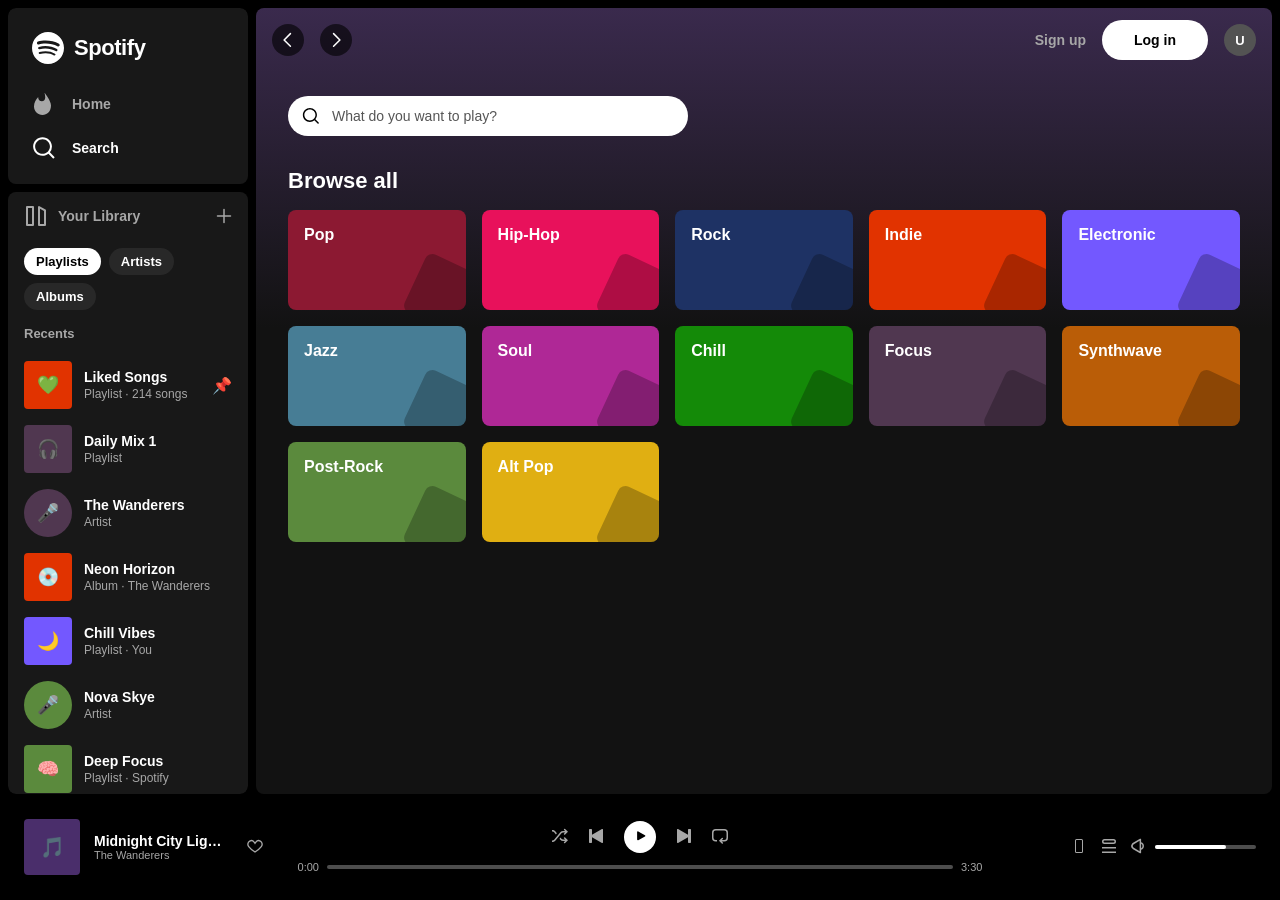
<file: search.html>
<!DOCTYPE html>
<html lang="en">
<head>
<meta charset="UTF-8">
<meta name="viewport" content="width=device-width, initial-scale=1.0">
<title>Search - Spotify Web Player Clone</title>
<link rel="stylesheet" href="styles.css">
</head>
<body>
<div class="app">

  <!-- SIDEBAR -->
  <div class="sidebar">
    <div class="sidebar-top">
      <div class="brand">
        <svg viewBox="0 0 24 24"><path d="M12 0C5.4 0 0 5.4 0 12s5.4 12 12 12 12-5.4 12-12S18.66 0 12 0zm5.521 17.34c-.24.359-.66.48-1.021.24-2.82-1.74-6.36-2.101-10.561-1.141-.418.122-.779-.179-.899-.539-.12-.421.18-.78.54-.9 4.56-1.021 8.52-.6 11.64 1.32.42.18.479.659.301 1.02zm1.44-3.3c-.301.42-.841.6-1.262.3-3.239-1.98-8.159-2.58-11.939-1.38-.479.12-1.02-.12-1.14-.6-.12-.48.12-1.021.6-1.141C9.6 9.9 15 10.561 18.72 12.84c.361.181.54.78.241 1.2zm.12-3.36C15.24 8.4 8.82 8.16 5.16 9.301c-.6.179-1.2-.181-1.38-.721-.18-.6.18-1.2.72-1.381 4.26-1.26 11.28-1.02 15.721 1.621.539.3.719 1.02.42 1.56-.301.421-1.021.599-1.561.3z"/></svg>
        Spotify
      </div>
      <ul class="nav-list">
        <li><a class="nav-item" data-page="index.html" href="index.html">
          <svg viewBox="0 0 24 24"><path d="M12.5.67s.74 2.65.74 4.8c0 2.06-1.35 3.73-3.41 3.73-2.07 0-3.63-1.67-3.63-3.73l.03-.36C3.94 7.5 2 10.71 2 14.5 2 19.19 5.8 23 10.5 23c4.42 0 8.5-3.53 8.5-9.5C19 8.5 12.5.67 12.5.67z"/></svg>
          Home
        </a></li>
        <li><a class="nav-item" data-page="search.html" href="search.html">
          <svg viewBox="0 0 24 24"><path d="M10.533 1.279c-5.18 0-9.407 4.14-9.407 9.279s4.226 9.279 9.407 9.279c2.234 0 4.29-.77 5.907-2.058l4.353 4.353a1 1 0 0 0 1.414-1.414l-4.344-4.344a9.157 9.157 0 0 0 2.077-5.816c0-5.14-4.226-9.28-9.407-9.28zm-7.407 9.279c0-4.006 3.302-7.279 7.407-7.279 4.105 0 7.407 3.273 7.407 7.279s-3.302 7.279-7.407 7.279c-4.105 0-7.407-3.273-7.407-7.279z"/></svg>
          Search
        </a></li>
      </ul>
    </div>

    <div class="sidebar-library">
      <div class="library-header">
        <div class="library-title" id="libraryToggle">
          <svg viewBox="0 0 24 24"><path d="M14.5 2.134a1 1 0 0 1 1 0l6 3.464a1 1 0 0 1 .5.866V21a1 1 0 0 1-1 1h-6a1 1 0 0 1-1-1V3a1 1 0 0 1 .5-.866zM16 4.732V20h4V7.041l-4-2.309zM3 22a1 1 0 0 1-1-1V3a1 1 0 0 1 1-1h6a1 1 0 0 1 1 1v18a1 1 0 0 1-1 1H3zm1-2h4V4H4v16z"/></svg>
          Your Library
        </div>
        <div style="display:flex; gap:4px;">
          <button class="icon-btn" title="Create playlist">
            <svg viewBox="0 0 16 16"><path d="M15.25 8a.75.75 0 0 1-.75.75H8.75v5.75a.75.75 0 0 1-1.5 0V8.75H1.5a.75.75 0 0 1 0-1.5h5.75V1.5a.75.75 0 0 1 1.5 0v5.75h5.75a.75.75 0 0 1 .75.75z"/></svg>
          </button>
        </div>
      </div>
      <div class="library-filters">
        <div class="chip active">Playlists</div>
        <div class="chip">Artists</div>
        <div class="chip">Albums</div>
      </div>
      <div class="library-search-row">
        <span>Recents</span>
      </div>
      <div class="library-list" id="libraryList"></div>
    </div>
  </div>

  <!-- MAIN -->
  <div class="main" id="mainPanel">
    <div class="topbar">
      <div class="nav-arrows">
        <button><svg viewBox="0 0 24 24"><path d="M15.957 2.793a1 1 0 0 0-1.414 0L6.086 11.25a1 1 0 0 0 0 1.414l8.457 8.457a1 1 0 0 0 1.414-1.414L8.207 12l7.75-7.793a1 1 0 0 0 0-1.414z"/></svg></button>
        <button><svg viewBox="0 0 24 24"><path d="M8.043 2.793a1 1 0 0 1 1.414 0l8.457 8.457a1 1 0 0 1 0 1.414l-8.457 8.457a1 1 0 0 1-1.414-1.414L15.793 12 8.043 4.207a1 1 0 0 1 0-1.414z"/></svg></button>
      </div>
      <div class="top-actions">
        <a class="btn-signup" href="#">Sign up</a>
        <a class="btn-login" href="#">Log in</a>
        <div class="avatar-btn">U</div>
      </div>
    </div>

    <div class="content">
      <div class="search-box">
        <svg viewBox="0 0 24 24"><path d="M10.533 1.279c-5.18 0-9.407 4.14-9.407 9.279s4.226 9.279 9.407 9.279c2.234 0 4.29-.77 5.907-2.058l4.353 4.353a1 1 0 0 0 1.414-1.414l-4.344-4.344a9.157 9.157 0 0 0 2.077-5.816c0-5.14-4.226-9.28-9.407-9.28zm-7.407 9.279c0-4.006 3.302-7.279 7.407-7.279 4.105 0 7.407 3.273 7.407 7.279s-3.302 7.279-7.407 7.279c-4.105 0-7.407-3.273-7.407-7.279z"/></svg>
        <input type="text" class="search-input" id="searchInput" placeholder="What do you want to play?" autocomplete="off">
      </div>

      <div id="browseSection">
        <div class="section-header">
          <div class="section-title">Browse all</div>
        </div>
        <div class="genre-grid" id="genreGrid"></div>
      </div>

      <div id="resultsSection" style="display:none;">
        <div class="section-header">
          <div class="section-title">Top result</div>
        </div>
        <div id="resultsList"></div>
      </div>
    </div>
  </div>

  <!-- NOW PLAYING BAR -->
  <div class="nowbar">
    <div class="np-left">
      <div class="np-art" id="npArt" style="background:#4a2e6b;">🎵</div>
      <div class="np-meta">
        <div class="np-title" id="npTitle">Midnight City Lights</div>
        <div class="np-artist" id="npArtist">The Wanderers</div>
      </div>
      <button class="like-btn" id="likeBtn" title="Save to Your Library">
        <svg viewBox="0 0 24 24"><path d="M12 21s-6.716-4.35-9.428-8.06C.36 9.99 1.09 6.2 4.11 4.6c2.34-1.24 5.09-.5 6.5 1.55.31.44.66.96 1.39 1.9.73-.94 1.08-1.46 1.39-1.9 1.41-2.05 4.16-2.79 6.5-1.55 3.02 1.6 3.75 5.39 1.54 8.34C18.716 16.65 12 21 12 21z"/></svg>
      </button>
    </div>

    <div class="np-center">
      <div class="np-controls">
        <button class="ctrl-btn" title="Shuffle">
          <svg viewBox="0 0 16 16"><path d="M13.151.922a.75.75 0 1 0-1.06 1.06L13.109 3H11.16a3.75 3.75 0 0 0-2.873 1.34l-6.173 7.356A2.25 2.25 0 0 1 .39 12.5H0V14h.391a3.75 3.75 0 0 0 2.873-1.34l6.173-7.356a2.25 2.25 0 0 1 1.724-.804h1.947l-1.017 1.018a.75.75 0 0 0 1.06 1.06L15.98 3.75 13.151.922zM.391 3.5H0V2h.391c1.109 0 2.16.49 2.873 1.34L4.89 5.277l-.979 1.167-1.796-2.14A2.25 2.25 0 0 0 .391 3.5z"/><path d="m7.5 10.723.98-1.167.957 1.14a2.25 2.25 0 0 0 1.724.804h1.947l-1.017-1.018a.75.75 0 1 1 1.06-1.06l2.829 2.828-2.829 2.828a.75.75 0 1 1-1.06-1.06L13.109 13H11.16a3.75 3.75 0 0 1-2.873-1.34l-.787-.938z"/></svg>
        </button>
        <button class="ctrl-btn" title="Previous">
          <svg viewBox="0 0 16 16"><path d="M3.3 1a.7.7 0 0 1 .7.7v5.15l9.95-5.744a.7.7 0 0 1 1.05.606v12.575a.7.7 0 0 1-1.05.607L4 9.149V14.3a.7.7 0 0 1-.7.7H1.7a.7.7 0 0 1-.7-.7V1.7a.7.7 0 0 1 .7-.7h1.6z"/></svg>
        </button>
        <button class="play-pause" id="playPauseBtn" title="Play">
          <svg id="playIcon" viewBox="0 0 24 24"><path d="M7.05 3.606c0-.995 1.083-1.609 1.933-1.101l11.54 6.394c.868.516.868 1.72 0 2.236L8.983 17.529c-.85.508-1.933-.106-1.933-1.101V3.606z"/></svg>
          <svg id="pauseIcon" viewBox="0 0 24 24" style="display:none;"><path d="M5.7 3a.7.7 0 0 0-.7.7v16.6a.7.7 0 0 0 .7.7h2.6a.7.7 0 0 0 .7-.7V3.7a.7.7 0 0 0-.7-.7H5.7zm10 0a.7.7 0 0 0-.7.7v16.6a.7.7 0 0 0 .7.7h2.6a.7.7 0 0 0 .7-.7V3.7a.7.7 0 0 0-.7-.7h-2.6z"/></svg>
        </button>
        <button class="ctrl-btn" title="Next">
          <svg viewBox="0 0 16 16"><path d="M12.7 1a.7.7 0 0 0-.7.7v5.15L2.05 1.107A.7.7 0 0 0 1 1.712v12.575a.7.7 0 0 0 1.05.607L12 9.149V14.3a.7.7 0 0 0 .7.7h1.6a.7.7 0 0 0 .7-.7V1.7a.7.7 0 0 0-.7-.7h-1.6z"/></svg>
        </button>
        <button class="ctrl-btn" title="Repeat">
          <svg viewBox="0 0 16 16"><path d="M0 4.75A3.75 3.75 0 0 1 3.75 1h8.5A3.75 3.75 0 0 1 16 4.75v5a3.75 3.75 0 0 1-3.75 3.75H9.81l1.018 1.018a.75.75 0 1 1-1.06 1.06L6.939 12.75l2.829-2.828a.75.75 0 1 1 1.06 1.06L9.81 12h2.44a2.25 2.25 0 0 0 2.25-2.25v-5a2.25 2.25 0 0 0-2.25-2.25h-8.5A2.25 2.25 0 0 0 1.5 4.75v5A2.25 2.25 0 0 0 3.75 12H5v1.5H3.75A3.75 3.75 0 0 1 0 9.75v-5z"/></svg>
        </button>
      </div>
      <div class="np-progress">
        <span class="time left" id="curTime">1:04</span>
        <div class="bar-track" id="seekTrack">
          <div class="bar-fill" id="seekFill"></div>
          <div class="bar-thumb" id="seekThumb"></div>
        </div>
        <span class="time right" id="totalTime">4:47</span>
      </div>
    </div>

    <div class="np-right">
      <button class="ctrl-btn" title="Now playing view">
        <svg viewBox="0 0 16 16"><path d="M4 2.5a1.5 1.5 0 0 1 1.5-1.5h5A1.5 1.5 0 0 1 12 2.5v11a1.5 1.5 0 0 1-1.5 1.5h-5A1.5 1.5 0 0 1 4 13.5v-11zM5.5 2a.5.5 0 0 0-.5.5v11a.5.5 0 0 0 .5.5h5a.5.5 0 0 0 .5-.5v-11a.5.5 0 0 0-.5-.5h-5z"/></svg>
      </button>
      <button class="ctrl-btn" title="Queue">
        <svg viewBox="0 0 16 16"><path d="M15 15H1v-1.5h14V15zm0-4.5H1V9h14v1.5zm-14-7A2.5 2.5 0 0 1 3.5 1h9a2.5 2.5 0 0 1 0 5h-9A2.5 2.5 0 0 1 1 3.5zm2.5-1a1 1 0 0 0 0 2h9a1 1 0 1 0 0-2h-9z"/></svg>
      </button>
      <div class="volume-group">
        <button class="ctrl-btn" id="muteBtn" title="Mute">
          <svg viewBox="0 0 16 16"><path d="M9.741.85a.75.75 0 0 1 .375.65v13a.75.75 0 0 1-1.125.65l-6.925-4a3.642 3.642 0 0 1-1.33-4.967 3.639 3.639 0 0 1 1.33-1.332l6.925-4a.75.75 0 0 1 .75 0zm-6.924 5.3a2.139 2.139 0 0 0 0 3.7l5.8 3.35V2.8l-5.8 3.35zm8.683 1.85a2.75 2.75 0 0 0-1.235-2.298.75.75 0 1 1 .827-1.252A4.25 4.25 0 0 1 13 8a4.25 4.25 0 0 1-1.908 3.55.75.75 0 1 1-.827-1.252A2.75 2.75 0 0 0 11.5 8z"/></svg>
        </button>
        <div class="vol-track" id="volTrack">
          <div class="vol-fill" id="volFill"></div>
          <div class="vol-thumb" id="volThumb"></div>
        </div>
      </div>
    </div>
  </div>

</div>

<script src="common.js"></script>
<script src="search.js"></script>
</body>
</html>
</file>
<file: styles.css>
:root{
    --black: #000000;
    --bg: #121212;
    --card: #181818;
    --card-hover: #282828;
    --text-white: #ffffff;
    --text-subdued: #a7a7a7;
    --green: #1db954;
    --green-hover: #1ed760;
    --sidebar-w: 240px;
    --nowbar-h: 90px;
    --topbar-h: 64px;
  }
  *{box-sizing:border-box; margin:0; padding:0;}
  html,body{
    height:100%;
    background:var(--black);
    font-family: "Helvetica Neue", Helvetica, Arial, "Segoe UI", sans-serif;
    color:var(--text-white);
    -webkit-font-smoothing:antialiased;
    overflow:hidden;
  }
  a{color:inherit; text-decoration:none;}
  ul{list-style:none;}
  button{font-family:inherit; border:none; cursor:pointer; background:none; color:inherit;}
  ::-webkit-scrollbar{width:12px;}
  ::-webkit-scrollbar-track{background:transparent;}
  ::-webkit-scrollbar-thumb{background:rgba(255,255,255,0.15); border-radius:6px; border:3px solid var(--bg);}
  ::-webkit-scrollbar-thumb:hover{background:rgba(255,255,255,0.3);}

  .app{
    display:grid;
    grid-template-columns: var(--sidebar-w) 1fr;
    grid-template-rows: 1fr var(--nowbar-h);
    height:100vh;
    gap:8px;
    padding:8px;
  }

  /* ---------- SIDEBAR ---------- */
  .sidebar{
    background:var(--black);
    border-radius:8px;
    display:flex;
    flex-direction:column;
    gap:8px;
    overflow:hidden;
  }
  .sidebar-top, .sidebar-library{
    background:var(--card);
    border-radius:8px;
  }
  .sidebar-top{padding:16px 12px;}
  .brand{
    display:flex; align-items:center; gap:10px;
    padding:8px 12px 20px 12px;
    font-size:22px; font-weight:800; letter-spacing:-0.02em;
  }
  .brand svg{fill:var(--text-white); width:32px; height:32px;}
  .nav-list{display:flex; flex-direction:column; gap:4px;}
  .nav-item{
    display:flex; align-items:center; gap:16px;
    padding:8px 12px; border-radius:4px;
    font-weight:700; font-size:14px; color:var(--text-subdued);
    transition:color .15s ease;
  }
  .nav-item svg{width:24px; height:24px; fill:var(--text-subdued); flex-shrink:0;}
  .nav-item:hover, .nav-item.active{color:var(--text-white);}
  .nav-item.active svg{fill:var(--text-white);}
  .nav-item:hover svg{fill:var(--text-white);}

  .sidebar-library{
    flex:1;
    display:flex;
    flex-direction:column;
    overflow:hidden;
  }
  .library-header{
    display:flex; align-items:center; justify-content:space-between;
    padding:8px 8px 8px 16px;
  }
  .library-title{
    display:flex; align-items:center; gap:10px;
    font-weight:700; font-size:14px; color:var(--text-subdued);
    cursor:pointer;
  }
  .library-title svg{width:24px; height:24px; fill:var(--text-subdued);}
  .library-title:hover{color:var(--text-white);}
  .library-title:hover svg{fill:var(--text-white);}
  .icon-btn{
    width:32px; height:32px; border-radius:50%;
    display:flex; align-items:center; justify-content:center;
    color:var(--text-subdued);
  }
  .icon-btn svg{width:16px; height:16px; fill:var(--text-subdued);}
  .icon-btn:hover{background:var(--card-hover); color:var(--text-white);}
  .icon-btn:hover svg{fill:var(--text-white);}

  .library-filters{
    display:flex; gap:8px; padding:8px 16px; flex-wrap:wrap;
  }
  .chip{
    padding:6px 12px; border-radius:16px; background:var(--card-hover);
    font-size:13px; font-weight:600; white-space:nowrap;
  }
  .chip.active{background:var(--text-white); color:var(--black);}

  .library-search-row{
    display:flex; align-items:center; justify-content:space-between;
    padding:8px 16px; color:var(--text-subdued); font-size:13px; font-weight:600;
  }

  .library-list{overflow-y:auto; flex:1; padding:4px 8px 8px;}
  .lib-item{
    display:flex; align-items:center; gap:12px;
    padding:8px; border-radius:6px; cursor:pointer;
  }
  .lib-item:hover{background:var(--card-hover);}
  .lib-thumb{
    width:48px; height:48px; border-radius:4px; flex-shrink:0;
    display:flex; align-items:center; justify-content:center;
    font-size:18px;
  }
  .lib-thumb.round{border-radius:50%;}
  .lib-meta{overflow:hidden;}
  .lib-name{font-size:14px; font-weight:600; white-space:nowrap; overflow:hidden; text-overflow:ellipsis;}
  .lib-sub{font-size:12px; color:var(--text-subdued); white-space:nowrap; overflow:hidden; text-overflow:ellipsis; margin-top:2px;}
  .pin{margin-left:auto; color:var(--green); flex-shrink:0;}

  /* ---------- MAIN ---------- */
  .main{
    background:linear-gradient(180deg, #3a2a4d 0, var(--bg) 320px);
    border-radius:8px;
    overflow-y:auto;
    position:relative;
    display:flex;
    flex-direction:column;
  }
  .topbar{
    height:var(--topbar-h);
    display:flex; align-items:center; justify-content:space-between;
    padding:0 16px;
    position:sticky; top:0; z-index:10;
    background:rgba(0,0,0,0.0);
    backdrop-filter:blur(0px);
  }
  .nav-arrows{display:flex; gap:16px;}
  .nav-arrows button{
    width:32px; height:32px; border-radius:50%; background:rgba(0,0,0,0.6);
    display:flex; align-items:center; justify-content:center;
  }
  .nav-arrows svg{width:18px; height:18px; fill:var(--text-white);}
  .top-actions{display:flex; align-items:center; gap:16px;}
  .btn-signup{color:var(--text-subdued); font-weight:700; font-size:14px;}
  .btn-signup:hover{color:var(--text-white);}
  .btn-login{
    background:var(--text-white); color:var(--black);
    padding:12px 32px; border-radius:500px; font-weight:700; font-size:14px;
  }
  .btn-login:hover{transform:scale(1.04); background:#f0f0f0;}
  .avatar-btn{
    width:32px; height:32px; border-radius:50%;
    background:#535353; display:flex; align-items:center; justify-content:center;
    font-size:13px; font-weight:700;
  }

  .content{padding:24px 32px 32px;}
  .greeting{font-size:28px; font-weight:800; margin-bottom:20px;}

  .quick-grid{
    display:grid;
    grid-template-columns:repeat(auto-fill, minmax(260px,1fr));
    gap:16px;
    margin-bottom:40px;
  }
  .quick-card{
    display:flex; align-items:center; gap:16px;
    background:rgba(255,255,255,0.07);
    border-radius:6px; overflow:hidden; height:64px;
    cursor:pointer; transition:background .2s ease; position:relative;
  }
  .quick-card:hover{background:rgba(255,255,255,0.14);}
  .quick-card .thumb{width:64px; height:64px; flex-shrink:0; font-size:24px; display:flex; align-items:center; justify-content:center;}
  .quick-card .qname{font-weight:700; font-size:14px; flex:1;}
  .quick-card .play-fab{
    width:36px; height:36px; border-radius:50%; background:var(--green);
    display:flex; align-items:center; justify-content:center; margin-right:14px;
    opacity:0; transform:translateY(8px); transition:all .2s ease;
    box-shadow:0 8px 8px rgba(0,0,0,0.3);
  }
  .quick-card:hover .play-fab{opacity:1; transform:translateY(0);}
  .play-fab svg{width:16px; height:16px; fill:var(--black); margin-left:2px;}

  .section{margin-bottom:40px;}
  .section-header{
    display:flex; align-items:baseline; justify-content:space-between; margin-bottom:16px;
  }
  .section-title{font-size:22px; font-weight:800;}
  .show-all{font-size:13px; font-weight:700; color:var(--text-subdued);}
  .show-all:hover{color:var(--text-white); text-decoration:underline;}

  .card-row{
    display:grid;
    grid-template-columns:repeat(auto-fill, minmax(170px,1fr));
    gap:20px;
  }
  .music-card{
    background:var(--card); border-radius:8px; padding:16px;
    cursor:pointer; transition:background .25s ease; position:relative;
  }
  .music-card:hover{background:var(--card-hover);}
  .art{
    width:100%; aspect-ratio:1/1; border-radius:6px; margin-bottom:16px;
    display:flex; align-items:center; justify-content:center; font-size:38px;
    box-shadow:0 8px 24px rgba(0,0,0,0.5);
  }
  .art.round{border-radius:50%;}
  .card-title{font-weight:700; font-size:15px; margin-bottom:6px; white-space:nowrap; overflow:hidden; text-overflow:ellipsis;}
  .card-sub{font-size:13px; color:var(--text-subdued); line-height:1.4; display:-webkit-box; -webkit-line-clamp:2; -webkit-box-orient:vertical; overflow:hidden;}
  .music-card .play-fab{
    position:absolute; right:16px; bottom:78px;
    opacity:0; transform:translateY(8px);
  }
  .music-card:hover .play-fab{opacity:1; transform:translateY(0);}

  /* ---------- NOW PLAYING BAR ---------- */
  .nowbar{
    grid-column:1/3;
    background:var(--black);
    border-radius:8px;
    display:grid;
    grid-template-columns: 1fr minmax(0,722px) 1fr;
    align-items:center;
    padding:0 16px;
    gap:16px;
  }
  .np-left{display:flex; align-items:center; gap:14px; min-width:180px;}
  .np-art{width:56px; height:56px; border-radius:4px; flex-shrink:0; display:flex; align-items:center; justify-content:center; font-size:20px;}
  .np-meta{overflow:hidden;}
  .np-title{font-size:14px; font-weight:600; white-space:nowrap; overflow:hidden; text-overflow:ellipsis;}
  .np-title:hover{text-decoration:underline; cursor:pointer;}
  .np-artist{font-size:11px; color:var(--text-subdued); white-space:nowrap; overflow:hidden; text-overflow:ellipsis;}
  .np-artist:hover{text-decoration:underline; cursor:pointer;}
  .like-btn{margin-left:8px; flex-shrink:0;}
  .like-btn svg{width:16px; height:16px; fill:none; stroke:var(--text-subdued); stroke-width:2;}
  .like-btn.liked svg{fill:var(--green); stroke:var(--green);}
  .like-btn:hover svg{stroke:var(--text-white);}
  .like-btn.liked:hover svg{stroke:var(--green-hover); fill:var(--green-hover);}

  .np-center{display:flex; flex-direction:column; align-items:center; gap:8px; width:100%;}
  .np-controls{display:flex; align-items:center; gap:20px;}
  .ctrl-btn svg{width:16px; height:16px; fill:var(--text-subdued);}
  .ctrl-btn:hover svg{fill:var(--text-white);}
  .ctrl-btn.active svg{fill:var(--green);}
  .play-pause{
    width:32px; height:32px; border-radius:50%; background:var(--text-white);
    display:flex; align-items:center; justify-content:center;
  }
  .play-pause:hover{transform:scale(1.06); background:#f0f0f0;}
  .play-pause svg{width:14px; height:14px; fill:var(--black);}

  .np-progress{display:flex; align-items:center; gap:8px; width:100%;}
  .time{font-size:11px; color:var(--text-subdued); min-width:40px;}
  .time.right{text-align:left;}
  .time.left{text-align:right;}
  .bar-track{
    flex:1; height:4px; background:#4d4d4d; border-radius:2px; position:relative; cursor:pointer;
  }
  .bar-fill{
    position:absolute; left:0; top:0; height:100%; background:var(--text-white); border-radius:2px; width:22%;
  }
  .bar-track:hover .bar-fill{background:var(--green);}
  .bar-thumb{
    position:absolute; top:50%; width:12px; height:12px; border-radius:50%; background:var(--text-white);
    transform:translate(-50%,-50%); left:22%; opacity:0; transition:opacity .1s;
  }
  .bar-track:hover .bar-thumb{opacity:1;}

  .np-right{display:flex; align-items:center; justify-content:flex-end; gap:14px;}
  .np-right .ctrl-btn svg{width:16px; height:16px;}
  .volume-group{display:flex; align-items:center; gap:8px; width:125px;}
  .vol-track{flex:1; height:4px; background:#4d4d4d; border-radius:2px; position:relative; cursor:pointer;}
  .vol-fill{position:absolute; left:0; top:0; height:100%; width:70%; background:var(--text-white); border-radius:2px;}
  .vol-track:hover .vol-fill{background:var(--green);}
  .vol-thumb{position:absolute; top:50%; width:12px; height:12px; border-radius:50%; background:var(--text-white); transform:translate(-50%,-50%); left:70%; opacity:0; transition:opacity .1s;}
  .vol-track:hover .vol-thumb{opacity:1;}

  /* ---------- ARTIST AVATAR (monogram placeholder) ---------- */
  .art.avatar{
    display:flex; align-items:center; justify-content:center;
    font-weight:800; color:rgba(255,255,255,0.85); font-size:34px; letter-spacing:-0.02em;
  }
  .lib-thumb.round span, .np-art span{font-weight:800;}

  /* ---------- SEARCH PAGE ---------- */
  .search-box{
    position:relative; max-width:400px; margin-bottom:32px;
  }
  .search-box svg{
    position:absolute; left:14px; top:50%; transform:translateY(-50%);
    width:18px; height:18px; fill:var(--black);
  }
  .search-input{
    width:100%; padding:12px 16px 12px 44px; border-radius:500px; border:none;
    background:var(--text-white); color:var(--black); font-size:14px; font-weight:500;
  }
  .search-input:focus{outline:2px solid var(--text-white);}
  .search-input::placeholder{color:#555;}

  .genre-grid{
    display:grid; grid-template-columns:repeat(auto-fill,minmax(160px,1fr)); gap:16px;
  }
  .genre-tile{
    position:relative; height:100px; border-radius:8px; overflow:hidden; cursor:pointer;
    padding:16px; font-weight:800; font-size:16px;
  }
  .genre-tile:hover{filter:brightness(1.1);}
  .genre-tile::after{
    content:''; position:absolute; right:-10px; bottom:-16px; width:64px; height:64px;
    background:rgba(0,0,0,0.25); border-radius:8px; transform:rotate(25deg);
  }

  .result-row{
    display:grid; grid-template-columns:40px 1fr auto; gap:16px; align-items:center;
    padding:8px 12px; border-radius:4px; cursor:pointer;
  }
  .result-row:hover{background:var(--card-hover);}
  .result-thumb{width:40px; height:40px; border-radius:4px; display:flex; align-items:center; justify-content:center; font-size:16px; flex-shrink:0;}
  .result-thumb.round{border-radius:50%;}
  .result-title{font-size:14px; font-weight:600;}
  .result-sub{font-size:12px; color:var(--text-subdued);}
  .result-type{font-size:12px; color:var(--text-subdued); text-transform:uppercase; letter-spacing:0.04em;}

  /* ---------- DETAIL HERO (artist / playlist / album) ---------- */
  .detail-hero{
    display:flex; align-items:flex-end; gap:24px; padding:80px 32px 24px;
    min-height:280px;
  }
  .hero-art{
    width:200px; height:200px; border-radius:8px; flex-shrink:0;
    display:flex; align-items:center; justify-content:center;
    font-size:64px; font-weight:800; color:rgba(255,255,255,0.85);
    box-shadow:0 16px 40px rgba(0,0,0,0.5);
  }
  .hero-art.round{border-radius:50%;}
  .hero-info{overflow:hidden;}
  .hero-kind{font-size:13px; font-weight:700; display:flex; align-items:center; gap:6px;}
  .verified-badge{width:16px; height:16px; fill:#3d91f4;}
  .hero-title{font-size:56px; font-weight:900; letter-spacing:-0.02em; margin:8px 0 12px; line-height:1.05;}
  .hero-meta{font-size:14px; color:var(--text-subdued); display:flex; align-items:center; gap:6px; flex-wrap:wrap;}
  .hero-meta b{color:var(--text-white); font-weight:600;}

  .detail-actions{
    display:flex; align-items:center; gap:24px; padding:24px 32px;
  }
  .big-play{
    width:56px; height:56px; border-radius:50%; background:var(--green);
    display:flex; align-items:center; justify-content:center; flex-shrink:0;
  }
  .big-play:hover{background:var(--green-hover); transform:scale(1.05);}
  .big-play svg{width:22px; height:22px; fill:var(--black); margin-left:3px;}
  .follow-btn{
    border:1px solid #727272; border-radius:500px; padding:8px 16px; font-size:14px; font-weight:700;
  }
  .follow-btn:hover{border-color:var(--text-white);}

  .track-table{padding-bottom:24px;}
  .track-row{
    display:grid; grid-template-columns:32px 1fr 80px; gap:16px; align-items:center;
    padding:8px 12px; border-radius:4px; cursor:pointer; color:var(--text-subdued);
  }
  .track-row:hover{background:var(--card-hover); color:var(--text-white);}
  .track-row:hover .track-index{display:none;}
  .track-row:hover .track-index-play{display:block;}
  .track-index{font-size:14px; text-align:center;}
  .track-index-play{display:none; width:14px; height:14px; fill:var(--text-white); margin:0 auto;}
  .track-main{display:flex; align-items:center; gap:12px; overflow:hidden;}
  .track-thumb{width:40px; height:40px; border-radius:4px; flex-shrink:0; display:flex; align-items:center; justify-content:center; font-size:15px;}
  .track-info{overflow:hidden;}
  .track-title{font-size:14px; font-weight:500; color:var(--text-white); white-space:nowrap; overflow:hidden; text-overflow:ellipsis;}
  .track-artist{font-size:12px; white-space:nowrap; overflow:hidden; text-overflow:ellipsis;}
  .track-duration{font-size:13px; text-align:right;}
  .track-header{
    display:grid; grid-template-columns:32px 1fr 80px; gap:16px; padding:0 12px 8px;
    border-bottom:1px solid rgba(255,255,255,0.1); margin-bottom:8px;
    font-size:12px; text-transform:uppercase; letter-spacing:0.04em; color:var(--text-subdued);
  }
  .track-header .track-index{text-align:center;}
  .track-header .track-duration{text-align:right;}

  .artist-bio{
    margin:0 0 40px; padding:24px; background:var(--card); border-radius:8px; max-width:700px;
  }
  .artist-bio h3{font-size:18px; margin-bottom:12px;}
  .artist-bio p{font-size:14px; color:#d0d0d0; line-height:1.6;}

  @media (max-width:900px){
    .hero-title{font-size:32px;}
    .hero-art{width:140px; height:140px; font-size:44px;}
    .detail-hero{padding:60px 16px 16px; flex-direction:column; align-items:flex-start;}
    .sidebar{display:none;}
    .app{grid-template-columns:1fr;}
    .np-left .np-meta{display:none;}
    .volume-group{display:none;}
  }
</file>
